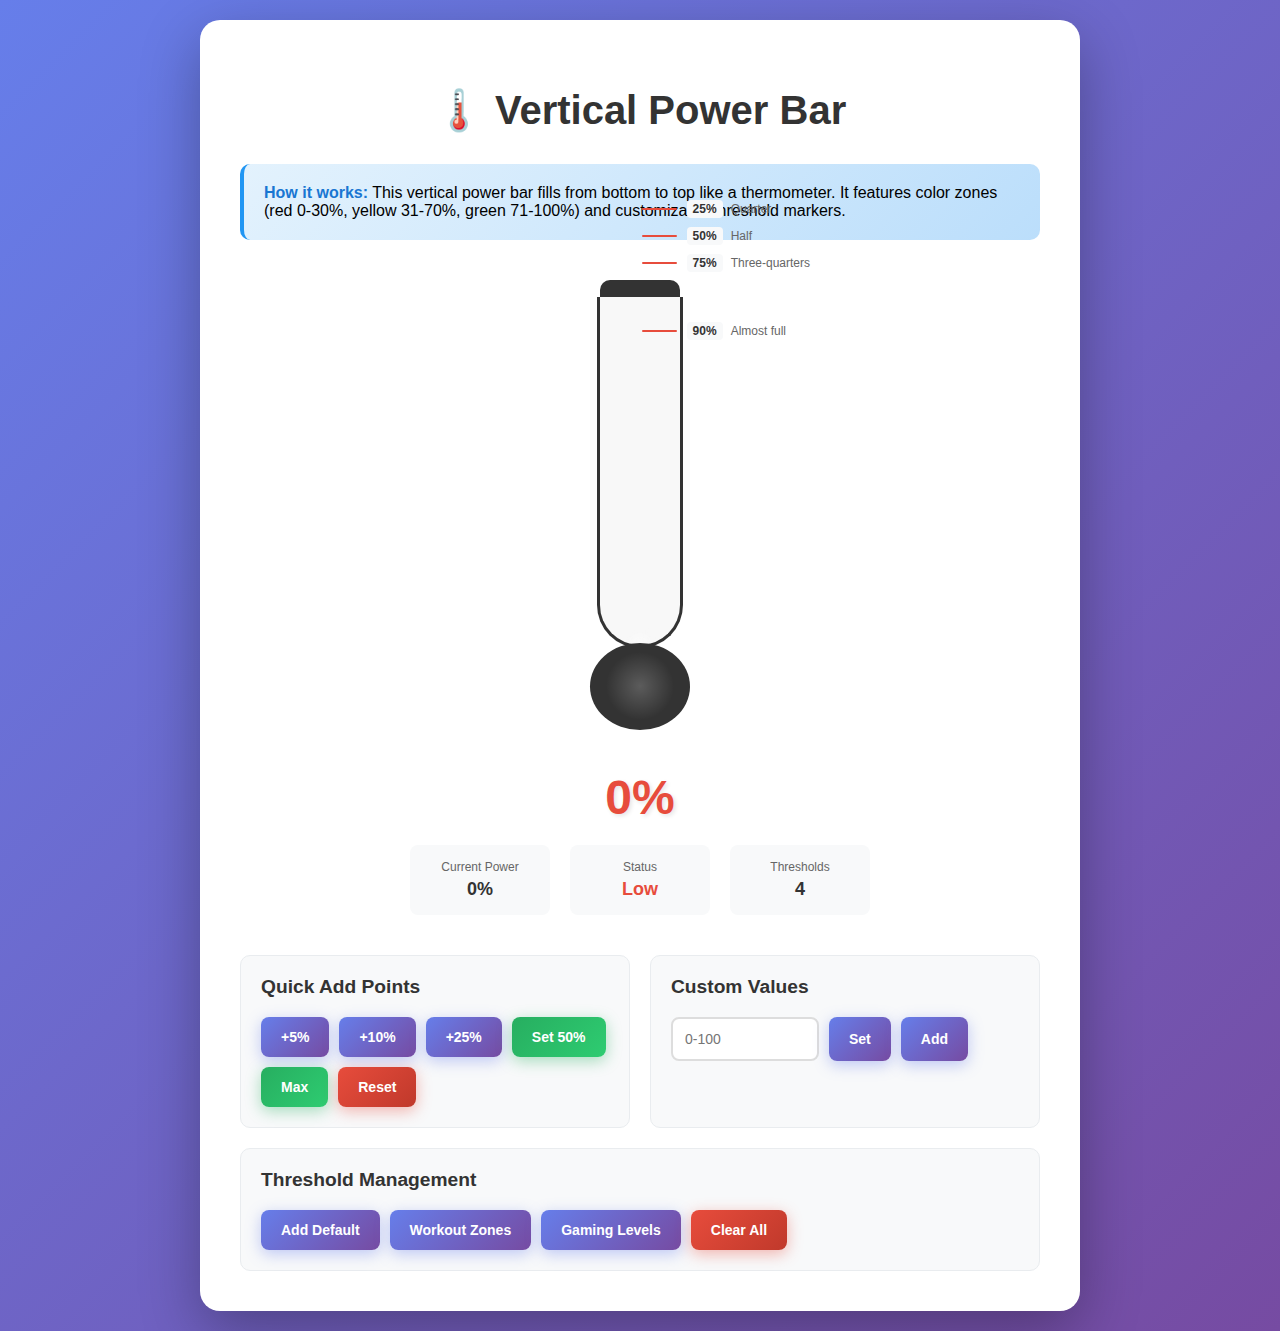
<file: index.html>
<!DOCTYPE html>
<html lang="en">
<head>
    <meta charset="UTF-8">
    <meta name="viewport" content="width=device-width, initial-scale=1.0">
    <title>Vertical Power Bar Element</title>
    <style>
        body {
            font-family: 'Segoe UI', Tahoma, Geneva, Verdana, sans-serif;
            margin: 0;
            padding: 20px;
            background: linear-gradient(135deg, #667eea 0%, #764ba2 100%);
            min-height: 100vh;
            display: flex;
            justify-content: center;
            align-items: center;
        }

        .container {
            background: white;
            border-radius: 20px;
            padding: 40px;
            box-shadow: 0 20px 60px rgba(0,0,0,0.3);
            max-width: 800px;
            width: 100%;
        }

        h1 {
            text-align: center;
            color: #333;
            margin-bottom: 30px;
            font-size: 2.5em;
        }

        .power-bar-container {
            display: flex;
            justify-content: center;
            align-items: flex-start;
            gap: 40px;
            margin: 40px 0;
        }

        .power-bar-wrapper {
            position: relative;
            width: 100px;
            height: 450px;
            display: flex;
            flex-direction: column;
            align-items: center;
        }

        .thermometer-top {
            width: 80px;
            height: 20px;
            background: #333;
            border-radius: 10px 10px 0 0;
        }

        .power-bar {
            position: relative;
            width: 80px;
            height: 400px;
            background: #f8f8f8;
            border: 3px solid #333;
            border-top: none;
            border-radius: 0 0 50px 50px;
            overflow: hidden;
        }

        .power-fill {
            position: absolute;
            bottom: 0;
            left: 0;
            width: 100%;
            height: 0%;
            background: #e74c3c;
            transition: height 0.8s cubic-bezier(0.4, 0, 0.2, 1), background 0.8s ease;
            border-radius: 0 0 47px 47px;
        }

        .power-fill::before {
            content: '';
            position: absolute;
            top: -15px;
            left: 50%;
            transform: translateX(-50%);
            width: 30px;
            height: 30px;
            background: radial-gradient(circle, rgba(255,255,255,0.6) 0%, rgba(255,255,255,0) 70%);
            border-radius: 50%;
            filter: blur(3px);
        }

        .thermometer-bulb {
            width: 100px;
            height: 100px;
            background: #333;
            border-radius: 50%;
            margin-top: -5px;
            position: relative;
            overflow: hidden;
        }

        .thermometer-bulb::before {
            content: '';
            position: absolute;
            top: 50%;
            left: 50%;
            transform: translate(-50%, -50%);
            width: 80px;
            height: 80px;
            background: radial-gradient(circle, rgba(255,255,255,0.2) 0%, transparent 60%);
            border-radius: 50%;
        }

        .thresholds {
            position: absolute;
            right: -120px;
            top: 20px;
            height: 400px;
            display: flex;
            flex-direction: column;
            justify-content: space-between;
        }

        .threshold {
            display: flex;
            align-items: center;
            font-size: 12px;
            color: #666;
            position: relative;
            white-space: nowrap;
        }

        .threshold-marker {
            position: absolute;
            left: -45px;
            width: 35px;
            height: 2px;
            background: #e74c3c;
            border-radius: 1px;
        }

        .threshold-value {
            font-weight: bold;
            margin-right: 8px;
            color: #333;
            background: #f8f9fa;
            padding: 2px 6px;
            border-radius: 4px;
        }

        .percentage-display {
            text-align: center;
            font-size: 3em;
            font-weight: bold;
            margin-top: 30px;
            text-shadow: 2px 2px 4px rgba(0,0,0,0.1);
        }

        .controls {
            display: grid;
            grid-template-columns: 1fr 1fr;
            gap: 20px;
            margin-top: 40px;
        }

        .control-group {
            background: #f8f9fa;
            padding: 20px;
            border-radius: 10px;
            border: 1px solid #e9ecef;
        }

        .control-group.full-width {
            grid-column: 1 / -1;
        }

        .control-group h3 {
            margin-top: 0;
            color: #333;
            font-size: 1.2em;
        }

        .button-group {
            display: flex;
            gap: 10px;
            flex-wrap: wrap;
            margin-top: 10px;
        }

        button {
            padding: 12px 20px;
            border: none;
            border-radius: 8px;
            background: linear-gradient(135deg, #667eea 0%, #764ba2 100%);
            color: white;
            font-size: 14px;
            font-weight: 600;
            cursor: pointer;
            transition: all 0.3s ease;
            box-shadow: 0 4px 15px rgba(102, 126, 234, 0.4);
        }

        button:hover {
            transform: translateY(-2px);
            box-shadow: 0 6px 20px rgba(102, 126, 234, 0.5);
        }

        button:active {
            transform: translateY(0);
        }

        button.danger {
            background: linear-gradient(135deg, #e74c3c 0%, #c0392b 100%);
            box-shadow: 0 4px 15px rgba(231, 76, 60, 0.4);
        }

        button.danger:hover {
            box-shadow: 0 6px 20px rgba(231, 76, 60, 0.5);
        }

        button.success {
            background: linear-gradient(135deg, #27ae60 0%, #2ecc71 100%);
            box-shadow: 0 4px 15px rgba(39, 174, 96, 0.4);
        }

        button.success:hover {
            box-shadow: 0 6px 20px rgba(39, 174, 96, 0.5);
        }

        input {
            padding: 12px;
            border: 2px solid #ddd;
            border-radius: 8px;
            font-size: 14px;
            width: 120px;
            transition: border-color 0.3s ease;
        }

        input:focus {
            outline: none;
            border-color: #667eea;
            box-shadow: 0 0 0 3px rgba(102, 126, 234, 0.1);
        }

        .demo-info {
            background: linear-gradient(135deg, #e3f2fd 0%, #bbdefb 100%);
            padding: 20px;
            border-radius: 10px;
            border-left: 4px solid #2196f3;
            margin-bottom: 30px;
        }

        .demo-info strong {
            color: #1976d2;
        }

        .stats {
            display: flex;
            gap: 20px;
            justify-content: center;
            margin: 20px 0;
            flex-wrap: wrap;
        }

        .stat-item {
            background: #f8f9fa;
            padding: 15px 20px;
            border-radius: 8px;
            text-align: center;
            min-width: 100px;
        }

        .stat-label {
            font-size: 12px;
            color: #666;
            margin-bottom: 5px;
        }

        .stat-value {
            font-size: 18px;
            font-weight: bold;
            color: #333;
        }

        @media (max-width: 768px) {
            .container {
                padding: 20px;
            }

            .power-bar-container {
                flex-direction: column;
                align-items: center;
                gap: 20px;
            }

            .thresholds {
                position: static;
                right: auto;
                top: auto;
                flex-direction: row;
                height: auto;
                width: 100%;
                margin-top: 20px;
                justify-content: space-around;
            }

            .threshold-marker {
                display: none;
            }

            .controls {
                grid-template-columns: 1fr;
            }

            .power-bar-wrapper {
                height: auto;
            }
        }
    </style>
</head>
<body>
    <div class="container">
        <h1>🌡️ Vertical Power Bar</h1>

        <div class="demo-info">
            <strong>How it works:</strong> This vertical power bar fills from bottom to top like a thermometer.
            It features color zones (red 0-30%, yellow 31-70%, green 71-100%) and customizable threshold markers.
        </div>

        <div class="power-bar-container">
            <div class="power-bar-wrapper">
                <div class="thermometer-top"></div>
                <div class="power-bar" id="powerBar">
                    <div class="power-fill" id="powerFill"></div>
                </div>
                <div class="thermometer-bulb" id="thermometerBulb"></div>
                <div class="thresholds" id="thresholds"></div>
            </div>
        </div>

        <div class="percentage-display" id="percentageDisplay">0%</div>

        <div class="stats">
            <div class="stat-item">
                <div class="stat-label">Current Power</div>
                <div class="stat-value" id="currentPowerStat">0%</div>
            </div>
            <div class="stat-item">
                <div class="stat-label">Status</div>
                <div class="stat-value" id="statusStat">Empty</div>
            </div>
            <div class="stat-item">
                <div class="stat-label">Thresholds</div>
                <div class="stat-value" id="thresholdCountStat">0</div>
            </div>
        </div>

        <div class="controls">
            <div class="control-group">
                <h3>Quick Add Points</h3>
                <div class="button-group">
                    <button onclick="powerBar.addPoints(5)">+5%</button>
                    <button onclick="powerBar.addPoints(10)">+10%</button>
                    <button onclick="powerBar.addPoints(25)">+25%</button>
                    <button class="success" onclick="powerBar.setPower(50)">Set 50%</button>
                    <button class="success" onclick="powerBar.setPower(100)">Max</button>
                    <button class="danger" onclick="powerBar.reset()">Reset</button>
                </div>
            </div>

            <div class="control-group">
                <h3>Custom Values</h3>
                <div class="button-group">
                    <input type="number" id="customValue" min="0" max="100" placeholder="0-100">
                    <button onclick="setCustomValue()">Set</button>
                    <button onclick="addCustomPoints()">Add</button>
                </div>
            </div>

            <div class="control-group full-width">
                <h3>Threshold Management</h3>
                <div class="button-group">
                    <button onclick="addDefaultThresholds()">Add Default</button>
                    <button onclick="addWorkoutThresholds()">Workout Zones</button>
                    <button onclick="addGamingThresholds()">Gaming Levels</button>
                    <button class="danger" onclick="clearThresholds()">Clear All</button>
                </div>
            </div>
        </div>
    </div>

    <script>
        class PowerBar {
            constructor(elementId, options = {}) {
                this.powerBar = document.getElementById(elementId);
                this.powerFill = document.getElementById('powerFill');
                this.percentageDisplay = document.getElementById('percentageDisplay');
                this.thresholdsContainer = document.getElementById('thresholds');
                this.currentPowerStat = document.getElementById('currentPowerStat');
                this.statusStat = document.getElementById('statusStat');
                this.thresholdCountStat = document.getElementById('thresholdCountStat');
                this.thermometerBulb = document.getElementById('thermometerBulb');

                this.currentPower = 0;
                this.thresholds = [];

                this.options = {
                    animationDuration: options.animationDuration || 800,
                    maxPower: options.maxPower || 100,
                    ...options
                };

                this.init();
            }

            init() {
                this.updateDisplay();
            }

            addPoints(amount) {
                const newPower = Math.min(this.currentPower + amount, this.options.maxPower);
                this.setPower(newPower);
            }

            setPower(percentage) {
                percentage = Math.max(0, Math.min(percentage, this.options.maxPower));
                this.currentPower = percentage;
                this.updateDisplay();

                // Check if we hit any thresholds
                this.checkThresholdCrossing();
            }

            reset() {
                this.currentPower = 0;
                this.updateDisplay();
            }

            getColorForPercentage(percentage) {
                // Create smooth color transition from red to yellow to green
                // Red at 0%, Yellow at 50%, Green at 100%

                const red = Math.round(255 * (1 - percentage / 100));
                const green = Math.round(255 * (percentage / 100));

                // Add some complexity to make it more visually appealing
                // At low percentages: more red, at medium: orange/yellow, at high: green
                if (percentage <= 50) {
                    // Red to Orange/Yellow transition
                    const r = 231; // Base red value
                    const g = Math.round(76 + (192 - 76) * (percentage / 50)); // 76 to 192
                    const b = Math.round(60 + (92 - 60) * (percentage / 50)); // 60 to 92
                    return `rgb(${r}, ${g}, ${b})`;
                } else {
                    // Yellow to Green transition
                    const r = Math.round(243 * (1 - (percentage - 50) / 50)); // 243 to 0
                    const g = 156; // Base green value
                    const b = Math.round(18 + (96 - 18) * ((percentage - 50) / 50)); // 18 to 96
                    return `rgb(${r}, ${g}, ${b})`;
                }
            }

            updateDisplay() {
                const fillHeight = this.currentPower;
                this.powerFill.style.height = `${fillHeight}%`;
                this.percentageDisplay.textContent = `${Math.round(this.currentPower)}%`;
                this.currentPowerStat.textContent = `${Math.round(this.currentPower)}%`;

                // Get color based on current percentage
                const currentColor = this.getColorForPercentage(this.currentPower);

                // Update fill color
                this.powerFill.style.background = currentColor;

                // Update percentage display color
                this.percentageDisplay.style.color = currentColor;

                // Update status based on percentage
                if (this.currentPower <= 30) {
                    this.statusStat.textContent = 'Low';
                } else if (this.currentPower <= 70) {
                    this.statusStat.textContent = 'Medium';
                } else {
                    this.statusStat.textContent = 'High';
                }
                this.statusStat.style.color = currentColor;

                // Update thermometer bulb color to match fill color
                if (this.currentPower === 0) {
                    this.thermometerBulb.style.background = '#333';
                } else {
                    this.thermometerBulb.style.background = currentColor;
                }

                this.thresholdCountStat.textContent = this.thresholds.length;
            }

            checkThresholdCrossing() {
                this.thresholds.forEach(threshold => {
                    if (Math.abs(this.currentPower - threshold.percentage) < 1) {
                        this.announceThreshold(threshold);
                    }
                });
            }

            announceThreshold(threshold) {
                // Simple visual feedback for threshold crossing
                this.percentageDisplay.style.transform = 'scale(1.2)';
                setTimeout(() => {
                    this.percentageDisplay.style.transform = 'scale(1)';
                }, 300);
            }

            addThreshold(percentage, label) {
                const threshold = {
                    percentage: Math.max(0, Math.min(percentage, this.options.maxPower)),
                    label: label || `${percentage}%`
                };

                this.thresholds.push(threshold);
                this.thresholds.sort((a, b) => a.percentage - b.percentage);
                this.renderThresholds();
            }

            renderThresholds() {
                this.thresholdsContainer.innerHTML = '';

                this.thresholds.forEach(threshold => {
                    const thresholdElement = document.createElement('div');
                    thresholdElement.className = 'threshold';
                    thresholdElement.style.bottom = `${threshold.percentage}%`;
                    thresholdElement.innerHTML = `
                        <div class="threshold-marker"></div>
                        <span class="threshold-value">${threshold.percentage}%</span>
                        <span>${threshold.label}</span>
                    `;

                    this.thresholdsContainer.appendChild(thresholdElement);
                });

                this.thresholdCountStat.textContent = this.thresholds.length;
            }

            clearThresholds() {
                this.thresholds = [];
                this.renderThresholds();
            }

            getCurrentPower() {
                return this.currentPower;
            }
        }

        // Initialize Power Bar
        const powerBar = new PowerBar('powerBar');

        // Helper functions for demo
        function setCustomValue() {
            const input = document.getElementById('customValue');
            const value = parseFloat(input.value);

            if (!isNaN(value)) {
                powerBar.setPower(value);
                input.value = '';
            }
        }

        function addCustomPoints() {
            const input = document.getElementById('customValue');
            const value = parseFloat(input.value);

            if (!isNaN(value)) {
                powerBar.addPoints(value);
                input.value = '';
            }
        }

        function addDefaultThresholds() {
            powerBar.clearThresholds();
            powerBar.addThreshold(25, 'Quarter');
            powerBar.addThreshold(50, 'Half');
            powerBar.addThreshold(75, 'Three-quarters');
            powerBar.addThreshold(90, 'Almost full');
        }

        function addWorkoutThresholds() {
            powerBar.clearThresholds();
            powerBar.addThreshold(20, 'Warm-up');
            powerBar.addThreshold(40, 'Fat Burn');
            powerBar.addThreshold(60, 'Cardio');
            powerBar.addThreshold(80, 'Peak');
            powerBar.addThreshold(95, 'Max Effort');
        }

        function addGamingThresholds() {
            powerBar.clearThresholds();
            powerBar.addThreshold(10, 'Level 1');
            powerBar.addThreshold(25, 'Level 5');
            powerBar.addThreshold(50, 'Level 10');
            powerBar.addThreshold(75, 'Level 15');
            powerBar.addThreshold(100, 'MAX LEVEL');
        }

        function clearThresholds() {
            powerBar.clearThresholds();
        }

        // Add default thresholds for demonstration
        addDefaultThresholds();
    </script>
</body>
</html>
</file>
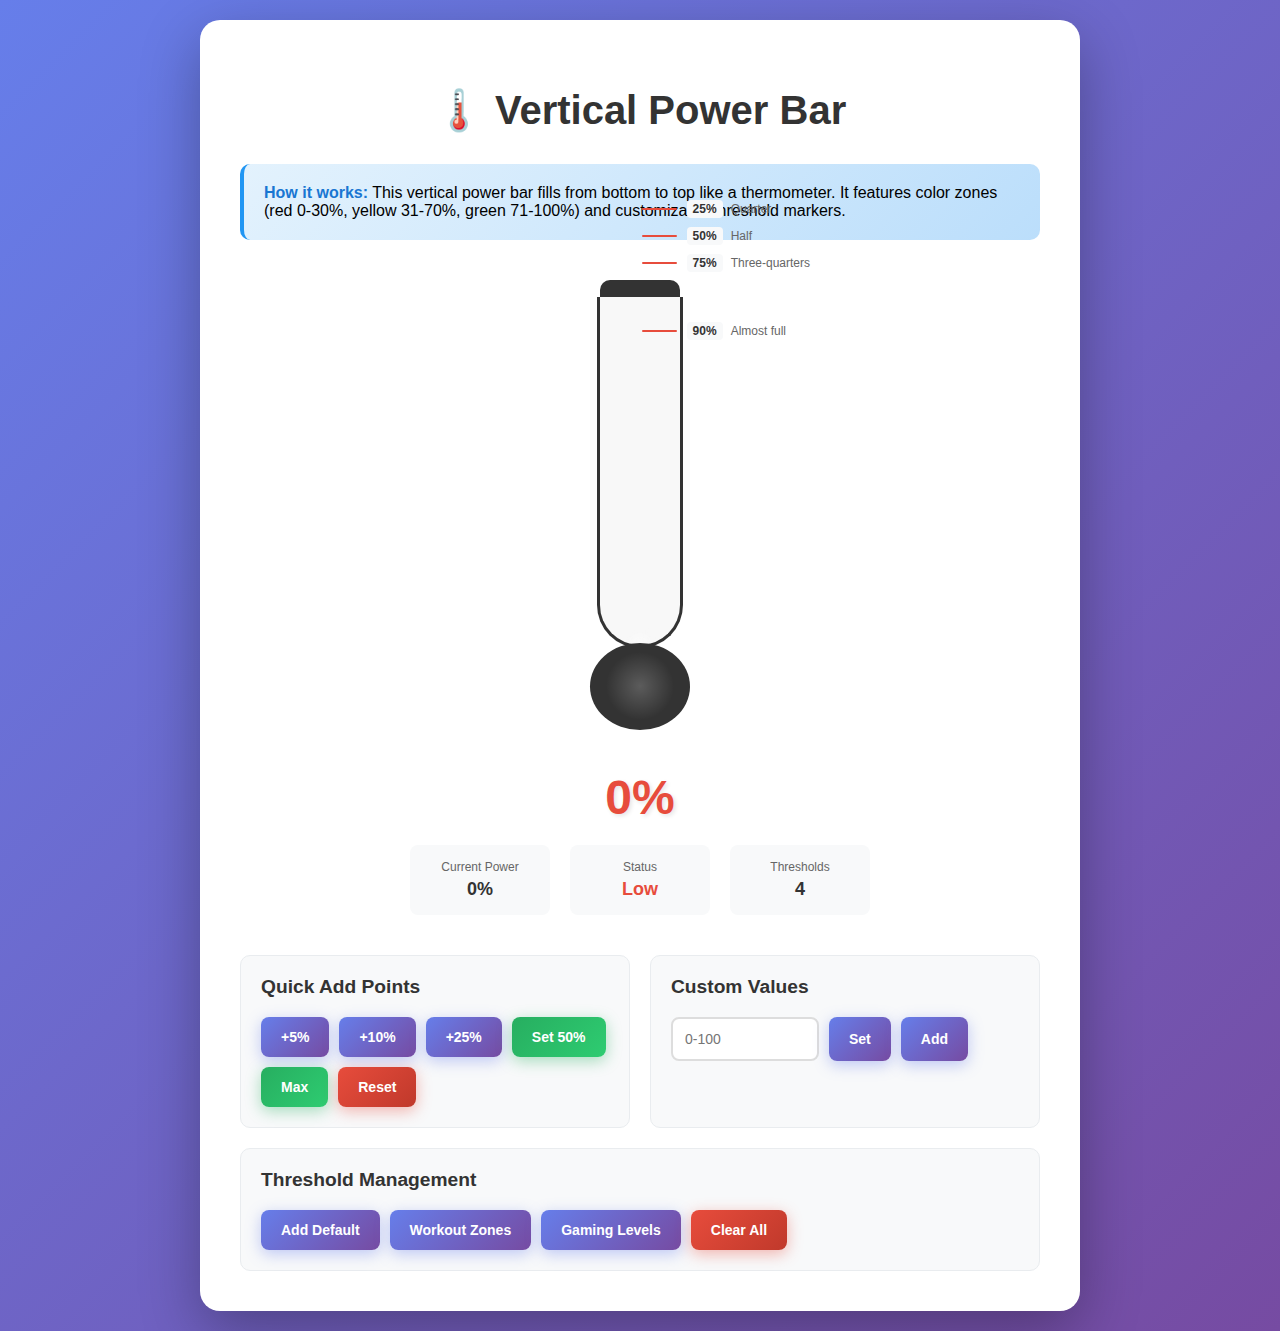
<file: index-no-styles.html>
<!DOCTYPE html>
<html lang="en">
<head>
    <meta charset="UTF-8">
    <meta name="viewport" content="width=device-width, initial-scale=1.0">
    <title>Vertical Power Bar Element</title>
    <link rel="stylesheet" href="styles.css">
</head>
<body>
    <div class="container">
        <h1>🌡️ Vertical Power Bar</h1>

        <div class="demo-info">
            <strong>How it works:</strong> This vertical power bar fills from bottom to top like a thermometer.
            It features color zones (red 0-30%, yellow 31-70%, green 71-100%) and customizable threshold markers.
        </div>

        <div class="power-bar-container">
            <div class="power-bar-wrapper">
                <div class="thermometer-top"></div>
                <div class="power-bar" id="powerBar">
                    <div class="power-fill" id="powerFill"></div>
                </div>
                <div class="thermometer-bulb" id="thermometerBulb"></div>
                <div class="thresholds" id="thresholds"></div>
            </div>
        </div>

        <div class="percentage-display" id="percentageDisplay">0%</div>

        <div class="stats">
            <div class="stat-item">
                <div class="stat-label">Current Power</div>
                <div class="stat-value" id="currentPowerStat">0%</div>
            </div>
            <div class="stat-item">
                <div class="stat-label">Status</div>
                <div class="stat-value" id="statusStat">Empty</div>
            </div>
            <div class="stat-item">
                <div class="stat-label">Thresholds</div>
                <div class="stat-value" id="thresholdCountStat">0</div>
            </div>
        </div>

        <div class="controls">
            <div class="control-group">
                <h3>Quick Add Points</h3>
                <div class="button-group">
                    <button onclick="powerBar.addPoints(5)">+5%</button>
                    <button onclick="powerBar.addPoints(10)">+10%</button>
                    <button onclick="powerBar.addPoints(25)">+25%</button>
                    <button class="success" onclick="powerBar.setPower(50)">Set 50%</button>
                    <button class="success" onclick="powerBar.setPower(100)">Max</button>
                    <button class="danger" onclick="powerBar.reset()">Reset</button>
                </div>
            </div>

            <div class="control-group">
                <h3>Custom Values</h3>
                <div class="button-group">
                    <input type="number" id="customValue" min="0" max="100" placeholder="0-100">
                    <button onclick="setCustomValue()">Set</button>
                    <button onclick="addCustomPoints()">Add</button>
                </div>
            </div>

            <div class="control-group full-width">
                <h3>Threshold Management</h3>
                <div class="button-group">
                    <button onclick="addDefaultThresholds()">Add Default</button>
                    <button onclick="addWorkoutThresholds()">Workout Zones</button>
                    <button onclick="addGamingThresholds()">Gaming Levels</button>
                    <button class="danger" onclick="clearThresholds()">Clear All</button>
                </div>
            </div>
        </div>
    </div>

    <script>
        class PowerBar {
            constructor(elementId, options = {}) {
                this.powerBar = document.getElementById(elementId);
                this.powerFill = document.getElementById('powerFill');
                this.percentageDisplay = document.getElementById('percentageDisplay');
                this.thresholdsContainer = document.getElementById('thresholds');
                this.currentPowerStat = document.getElementById('currentPowerStat');
                this.statusStat = document.getElementById('statusStat');
                this.thresholdCountStat = document.getElementById('thresholdCountStat');
                this.thermometerBulb = document.getElementById('thermometerBulb');

                this.currentPower = 0;
                this.thresholds = [];

                this.options = {
                    animationDuration: options.animationDuration || 800,
                    maxPower: options.maxPower || 100,
                    ...options
                };

                this.init();
            }

            init() {
                this.updateDisplay();
            }

            addPoints(amount) {
                const newPower = Math.min(this.currentPower + amount, this.options.maxPower);
                this.setPower(newPower);
            }

            setPower(percentage) {
                percentage = Math.max(0, Math.min(percentage, this.options.maxPower));
                this.currentPower = percentage;
                this.updateDisplay();

                // Check if we hit any thresholds
                this.checkThresholdCrossing();
            }

            reset() {
                this.currentPower = 0;
                this.updateDisplay();
            }

            getColorForPercentage(percentage) {
                // Create smooth color transition from red to yellow to green
                // Red at 0%, Yellow at 50%, Green at 100%

                const red = Math.round(255 * (1 - percentage / 100));
                const green = Math.round(255 * (percentage / 100));

                // Add some complexity to make it more visually appealing
                // At low percentages: more red, at medium: orange/yellow, at high: green
                if (percentage <= 50) {
                    // Red to Orange/Yellow transition
                    const r = 231; // Base red value
                    const g = Math.round(76 + (192 - 76) * (percentage / 50)); // 76 to 192
                    const b = Math.round(60 + (92 - 60) * (percentage / 50)); // 60 to 92
                    return `rgb(${r}, ${g}, ${b})`;
                } else {
                    // Yellow to Green transition
                    const r = Math.round(243 * (1 - (percentage - 50) / 50)); // 243 to 0
                    const g = 156; // Base green value
                    const b = Math.round(18 + (96 - 18) * ((percentage - 50) / 50)); // 18 to 96
                    return `rgb(${r}, ${g}, ${b})`;
                }
            }

            updateDisplay() {
                const fillHeight = this.currentPower;
                this.powerFill.style.height = `${fillHeight}%`;
                this.percentageDisplay.textContent = `${Math.round(this.currentPower)}%`;
                this.currentPowerStat.textContent = `${Math.round(this.currentPower)}%`;

                // Get color based on current percentage
                const currentColor = this.getColorForPercentage(this.currentPower);

                // Update fill color
                this.powerFill.style.background = currentColor;

                // Update percentage display color
                this.percentageDisplay.style.color = currentColor;

                // Update status based on percentage
                if (this.currentPower <= 30) {
                    this.statusStat.textContent = 'Low';
                } else if (this.currentPower <= 70) {
                    this.statusStat.textContent = 'Medium';
                } else {
                    this.statusStat.textContent = 'High';
                }
                this.statusStat.style.color = currentColor;

                // Update thermometer bulb color to match fill color
                if (this.currentPower === 0) {
                    this.thermometerBulb.style.background = '#333';
                } else {
                    this.thermometerBulb.style.background = currentColor;
                }

                this.thresholdCountStat.textContent = this.thresholds.length;
            }

            checkThresholdCrossing() {
                this.thresholds.forEach(threshold => {
                    if (Math.abs(this.currentPower - threshold.percentage) < 1) {
                        this.announceThreshold(threshold);
                    }
                });
            }

            announceThreshold(threshold) {
                // Simple visual feedback for threshold crossing
                this.percentageDisplay.style.transform = 'scale(1.2)';
                setTimeout(() => {
                    this.percentageDisplay.style.transform = 'scale(1)';
                }, 300);
            }

            addThreshold(percentage, label) {
                const threshold = {
                    percentage: Math.max(0, Math.min(percentage, this.options.maxPower)),
                    label: label || `${percentage}%`
                };

                this.thresholds.push(threshold);
                this.thresholds.sort((a, b) => a.percentage - b.percentage);
                this.renderThresholds();
            }

            renderThresholds() {
                this.thresholdsContainer.innerHTML = '';

                this.thresholds.forEach(threshold => {
                    const thresholdElement = document.createElement('div');
                    thresholdElement.className = 'threshold';
                    thresholdElement.style.bottom = `${threshold.percentage}%`;
                    thresholdElement.innerHTML = `
                        <div class="threshold-marker"></div>
                        <span class="threshold-value">${threshold.percentage}%</span>
                        <span>${threshold.label}</span>
                    `;

                    this.thresholdsContainer.appendChild(thresholdElement);
                });

                this.thresholdCountStat.textContent = this.thresholds.length;
            }

            clearThresholds() {
                this.thresholds = [];
                this.renderThresholds();
            }

            getCurrentPower() {
                return this.currentPower;
            }
        }

        // Initialize Power Bar
        const powerBar = new PowerBar('powerBar');

        // Helper functions for demo
        function setCustomValue() {
            const input = document.getElementById('customValue');
            const value = parseFloat(input.value);

            if (!isNaN(value)) {
                powerBar.setPower(value);
                input.value = '';
            }
        }

        function addCustomPoints() {
            const input = document.getElementById('customValue');
            const value = parseFloat(input.value);

            if (!isNaN(value)) {
                powerBar.addPoints(value);
                input.value = '';
            }
        }

        function addDefaultThresholds() {
            powerBar.clearThresholds();
            powerBar.addThreshold(25, 'Quarter');
            powerBar.addThreshold(50, 'Half');
            powerBar.addThreshold(75, 'Three-quarters');
            powerBar.addThreshold(90, 'Almost full');
        }

        function addWorkoutThresholds() {
            powerBar.clearThresholds();
            powerBar.addThreshold(20, 'Warm-up');
            powerBar.addThreshold(40, 'Fat Burn');
            powerBar.addThreshold(60, 'Cardio');
            powerBar.addThreshold(80, 'Peak');
            powerBar.addThreshold(95, 'Max Effort');
        }

        function addGamingThresholds() {
            powerBar.clearThresholds();
            powerBar.addThreshold(10, 'Level 1');
            powerBar.addThreshold(25, 'Level 5');
            powerBar.addThreshold(50, 'Level 10');
            powerBar.addThreshold(75, 'Level 15');
            powerBar.addThreshold(100, 'MAX LEVEL');
        }

        function clearThresholds() {
            powerBar.clearThresholds();
        }

        // Add default thresholds for demonstration
        addDefaultThresholds();
    </script>
</body>
</html>
</file>
<file: styles.css>
body {
    font-family: 'Segoe UI', Tahoma, Geneva, Verdana, sans-serif;
    margin: 0;
    padding: 20px;
    background: linear-gradient(135deg, #667eea 0%, #764ba2 100%);
    min-height: 100vh;
    display: flex;
    justify-content: center;
    align-items: center;
}

.container {
    background: white;
    border-radius: 20px;
    padding: 40px;
    box-shadow: 0 20px 60px rgba(0,0,0,0.3);
    max-width: 800px;
    width: 100%;
}

h1 {
    text-align: center;
    color: #333;
    margin-bottom: 30px;
    font-size: 2.5em;
}

.power-bar-container {
    display: flex;
    justify-content: center;
    align-items: flex-start;
    gap: 40px;
    margin: 40px 0;
}

.power-bar-wrapper {
    position: relative;
    width: 100px;
    height: 450px;
    display: flex;
    flex-direction: column;
    align-items: center;
}

.thermometer-top {
    width: 80px;
    height: 20px;
    background: #333;
    border-radius: 10px 10px 0 0;
}

.power-bar {
    position: relative;
    width: 80px;
    height: 400px;
    background: #f8f8f8;
    border: 3px solid #333;
    border-top: none;
    border-radius: 0 0 50px 50px;
    overflow: hidden;
}

.power-fill {
    position: absolute;
    bottom: 0;
    left: 0;
    width: 100%;
    height: 0%;
    background: #e74c3c;
    transition: height 0.8s cubic-bezier(0.4, 0, 0.2, 1), background 0.8s ease;
    border-radius: 0 0 47px 47px;
}

.power-fill::before {
    content: '';
    position: absolute;
    top: -15px;
    left: 50%;
    transform: translateX(-50%);
    width: 30px;
    height: 30px;
    background: radial-gradient(circle, rgba(255,255,255,0.6) 0%, rgba(255,255,255,0) 70%);
    border-radius: 50%;
    filter: blur(3px);
}

.thermometer-bulb {
    width: 100px;
    height: 100px;
    background: #333;
    border-radius: 50%;
    margin-top: -5px;
    position: relative;
    overflow: hidden;
}

.thermometer-bulb::before {
    content: '';
    position: absolute;
    top: 50%;
    left: 50%;
    transform: translate(-50%, -50%);
    width: 80px;
    height: 80px;
    background: radial-gradient(circle, rgba(255,255,255,0.2) 0%, transparent 60%);
    border-radius: 50%;
}

.thresholds {
    position: absolute;
    right: -120px;
    top: 20px;
    height: 400px;
    display: flex;
    flex-direction: column;
    justify-content: space-between;
}

.threshold {
    display: flex;
    align-items: center;
    font-size: 12px;
    color: #666;
    position: relative;
    white-space: nowrap;
}

.threshold-marker {
    position: absolute;
    left: -45px;
    width: 35px;
    height: 2px;
    background: #e74c3c;
    border-radius: 1px;
}

.threshold-value {
    font-weight: bold;
    margin-right: 8px;
    color: #333;
    background: #f8f9fa;
    padding: 2px 6px;
    border-radius: 4px;
}

.percentage-display {
    text-align: center;
    font-size: 3em;
    font-weight: bold;
    margin-top: 30px;
    text-shadow: 2px 2px 4px rgba(0,0,0,0.1);
}

.controls {
    display: grid;
    grid-template-columns: 1fr 1fr;
    gap: 20px;
    margin-top: 40px;
}

.control-group {
    background: #f8f9fa;
    padding: 20px;
    border-radius: 10px;
    border: 1px solid #e9ecef;
}

.control-group.full-width {
    grid-column: 1 / -1;
}

.control-group h3 {
    margin-top: 0;
    color: #333;
    font-size: 1.2em;
}

.button-group {
    display: flex;
    gap: 10px;
    flex-wrap: wrap;
    margin-top: 10px;
}

button {
    padding: 12px 20px;
    border: none;
    border-radius: 8px;
    background: linear-gradient(135deg, #667eea 0%, #764ba2 100%);
    color: white;
    font-size: 14px;
    font-weight: 600;
    cursor: pointer;
    transition: all 0.3s ease;
    box-shadow: 0 4px 15px rgba(102, 126, 234, 0.4);
}

button:hover {
    transform: translateY(-2px);
    box-shadow: 0 6px 20px rgba(102, 126, 234, 0.5);
}

button:active {
    transform: translateY(0);
}

button.danger {
    background: linear-gradient(135deg, #e74c3c 0%, #c0392b 100%);
    box-shadow: 0 4px 15px rgba(231, 76, 60, 0.4);
}

button.danger:hover {
    box-shadow: 0 6px 20px rgba(231, 76, 60, 0.5);
}

button.success {
    background: linear-gradient(135deg, #27ae60 0%, #2ecc71 100%);
    box-shadow: 0 4px 15px rgba(39, 174, 96, 0.4);
}

button.success:hover {
    box-shadow: 0 6px 20px rgba(39, 174, 96, 0.5);
}

input {
    padding: 12px;
    border: 2px solid #ddd;
    border-radius: 8px;
    font-size: 14px;
    width: 120px;
    transition: border-color 0.3s ease;
}

input:focus {
    outline: none;
    border-color: #667eea;
    box-shadow: 0 0 0 3px rgba(102, 126, 234, 0.1);
}

.demo-info {
    background: linear-gradient(135deg, #e3f2fd 0%, #bbdefb 100%);
    padding: 20px;
    border-radius: 10px;
    border-left: 4px solid #2196f3;
    margin-bottom: 30px;
}

.demo-info strong {
    color: #1976d2;
}

.stats {
    display: flex;
    gap: 20px;
    justify-content: center;
    margin: 20px 0;
    flex-wrap: wrap;
}

.stat-item {
    background: #f8f9fa;
    padding: 15px 20px;
    border-radius: 8px;
    text-align: center;
    min-width: 100px;
}

.stat-label {
    font-size: 12px;
    color: #666;
    margin-bottom: 5px;
}

.stat-value {
    font-size: 18px;
    font-weight: bold;
    color: #333;
}

@media (max-width: 768px) {
    .container {
        padding: 20px;
    }

    .power-bar-container {
        flex-direction: column;
        align-items: center;
        gap: 20px;
    }

    .thresholds {
        position: static;
        right: auto;
        top: auto;
        flex-direction: row;
        height: auto;
        width: 100%;
        margin-top: 20px;
        justify-content: space-around;
    }

    .threshold-marker {
        display: none;
    }

    .controls {
        grid-template-columns: 1fr;
    }

    .power-bar-wrapper {
        height: auto;
    }
}
</file>
